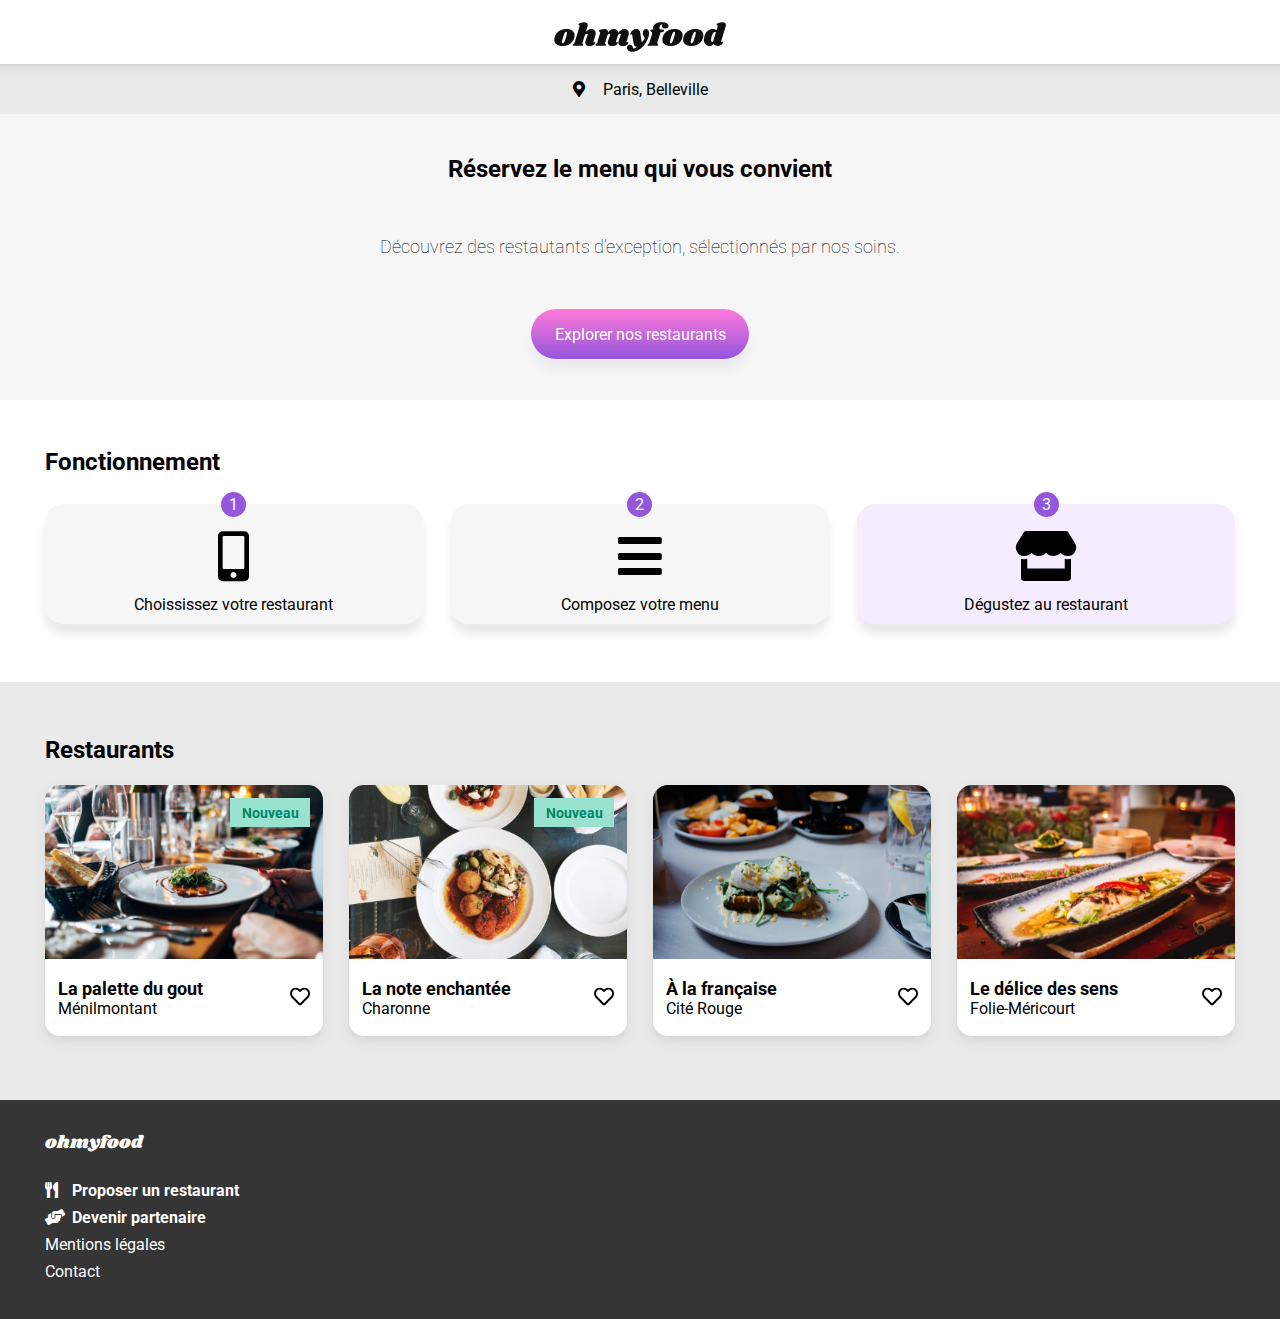
<file: index.html>
<!DOCTYPE html>
<html lang="fr">
<head>
    <meta charset="UTF-8">
    <meta http-equiv="X-UA-Compatible" content="IE=edge">
    <meta name="viewport" content="width=device-width, initial-scale=1.0">
    <link rel="stylesheet" href="./assets/css/style.css">
    <title>OhMyFood - Accueil</title>
</head>
<body>
    <header class="header">
        <img src="./assets/img/logo.svg" alt="">
    </header>
    <main>
        <section class="location">
            <i class="fas fa-map-marker-alt"></i> Paris, Belleville
        </section>
        <section class="reservation">
            <h1 class="reservationTitle">
                Réservez le menu qui vous convient
            </h1>
            <p>
                Découvrez des restautants d’exception, sélectionnés par nos soins.
            </p>
             <a href="#restaurant" class="btn">
                Explorer nos restaurants
            </a> 
        </section>
        <section class="operation">
            <h2>Fonctionnement</h2>
            <div class="operation__list">
                <div class="operation__card">
                    <p class="bubble">1</p>
                    <i class="fas fa-mobile-alt"></i>
                    <p>Choississez votre restaurant</p>
                </div>
                <div class="operation__card">
                    <p class="bubble">2</p>
                    <i class="fas fa-bars"></i>
                    <p>Composez votre menu</p>
                </div>
                <div class="operation__card operation__card--focus">
                    <p class="bubble">3</p>
                    <i class="fas fa-store"></i>
                    <p>Dégustez au restaurant</p>
                </div>
            </div>
        </section>
        <section id="restaurant" class="mainly">
            <h2>Restaurants</h2>
            <div class="mainly__list">
                <div class="cardPrimary">
                    <a class="cardPrimary__imgLink" href="./pages/palette-du-gout.html">
                        <img class="cardPrimary__img" src="./assets/img/restaurant/la_palette_du_gout-small.jpg" alt="Le Restaurant La Palette Du gout">
                        <div class="new">Nouveau</div>
                    </a>
                    <div class="cardPrimary__description">
                        <a href="./pages/menu.html" class="cardPrimary__descriptionTitle">
                            <h3>La palette du gout</h3>
                            <p>Ménilmontant</p> 
                        </a>

                        <a class="favorite">
                            <i class="far fa-heart favoriteButton"></i>
                            <i class="fas fa-heart favoriteButton--like"></i>
                        </a>
                    </div>
                </div>

                <div class="cardPrimary">
                    <a class="cardPrimary__imgLink" href="./pages/palette-du-gout.html">
                        <img class="cardPrimary__img" src="./assets/img/restaurant/la_note_enchantee-small.jpg" alt="Le Restaurant La Palette Du gout">
                        <div class="new">Nouveau</div>
                    </a>
                    <div class="cardPrimary__description">
                        <a href="./pages/menu.html" class="cardPrimary__descriptionTitle">
                            <h3>La note enchantée</h3> 
                            <p>Charonne</p> 
                        </a>

                        <a class="favorite">
                            <i class="far fa-heart favoriteButton"></i>
                            <i class="fas fa-heart favoriteButton--like"></i>
                        </a>
                    </div>
                </div>

                <div class="cardPrimary">
                    <a class="cardPrimary__imgLink" href="./pages/palette-du-gout.html">
                        <img class="cardPrimary__img" src="./assets/img/restaurant/a_la_francaise-small.jpg" alt="Le Restaurant La Palette Du gout">
                    </a>
                    <div class="cardPrimary__description">
                        <a href="./pages/menu.html" class="cardPrimary__descriptionTitle">
                            <h3>À la française</h3> 
                            <p>Cité Rouge</p> 
                        </a>

                        <a class="favorite">
                            <i class="far fa-heart favoriteButton"></i>
                            <i class="fas fa-heart favoriteButton--like"></i>
                        </a>
                    </div>
                </div>

                <div class="cardPrimary">
                    <a class="cardPrimary__imgLink" href="./pages/palette-du-gout.html">
                        <img class="cardPrimary__img" src="./assets/img/restaurant/le_delice_des_sens-small.jpg" alt="Le Restaurant La Palette Du gout">
                    </a>
                    <div class="cardPrimary__description">
                        <a href="./pages/menu.html" class="cardPrimary__descriptionTitle">
                            <h3>Le délice des sens</h3> 
                            <p>Folie-Méricourt</p> 
                        </a>

                        <a class="favorite">
                            <i class="far fa-heart favoriteButton"></i>
                            <i class="fas fa-heart favoriteButton--like"></i>
                        </a>
                    </div>
                </div>
            </div>
        </section>
    </main>
<footer class="footer">
    <div class="footerTitle">
        ohmyfood
    </div>
    <ul class="footerList">
        <li><a href="#" class="footer--white footer--focus"><i class="fas fa-utensils"></i> Proposer un restaurant</a></li>
        <li><a href="#" class="footer--white footer--focus"><i class="fas fa-hands-helping"></i> Devenir partenaire</a></li>
        <li><a href="#" class="footer--white">Mentions légales</a></li>
        <li><a href="mailto:#@google.com" target="_blank" class="footer--white">Contact</a></li>
    </ul>
</footer>

<div class="loader">
        <span>O</span>
        <span>h</span>
        <span>M</span>
        <span>y</span>
        <span>F</span>
        <span>o</span>
        <span>o</span>
        <span>d</span>
</div>

</body>
</html>
</file>
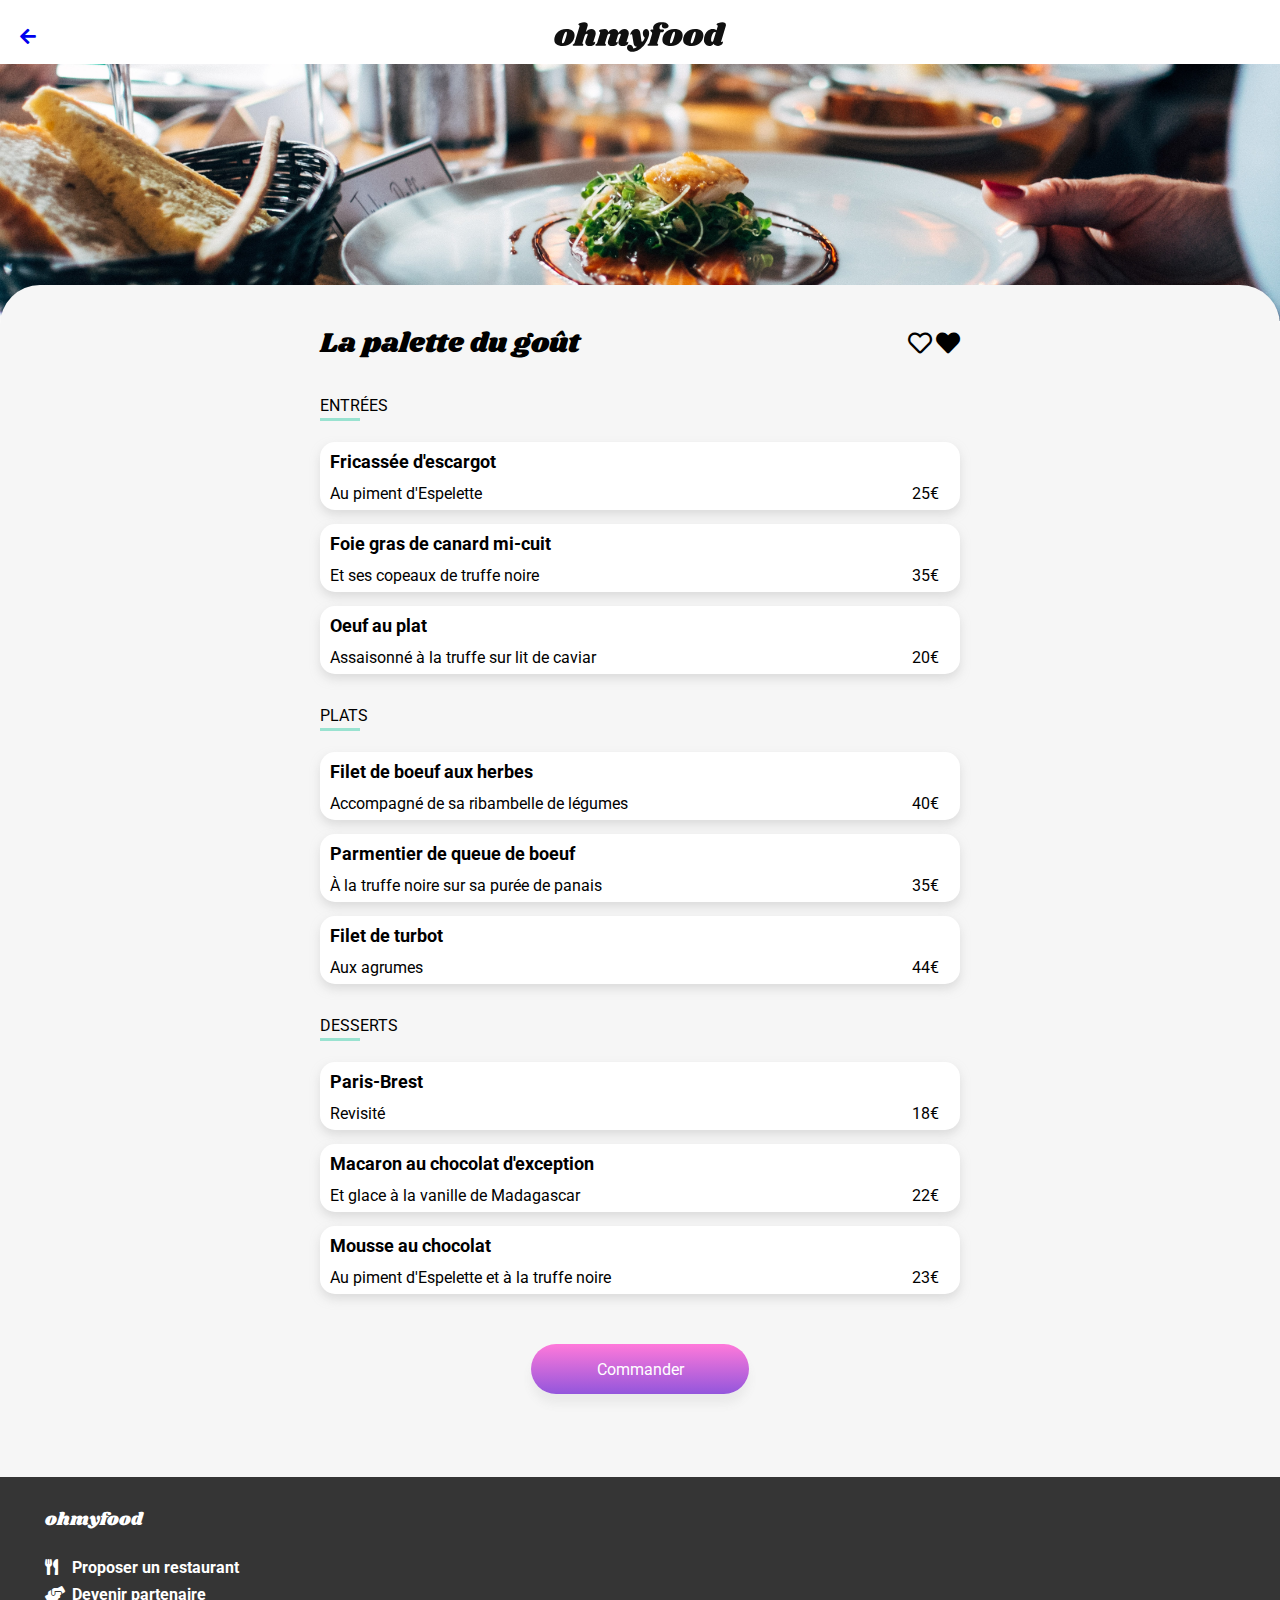
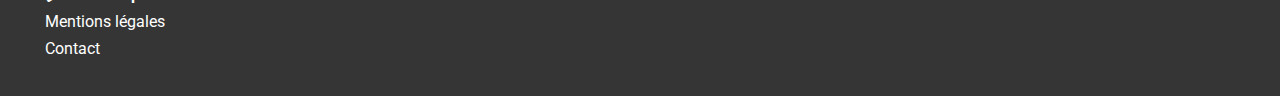
<file: html/menu.html>
<!DOCTYPE html>
<html lang="fr">
<head>
    <meta charset="UTF-8">
    <meta http-equiv="X-UA-Compatible" content="IE=edge">
    <meta name="viewport" content="width=device-width, initial-scale=1.0">
    <link rel="stylesheet" href="./../assets/css/style.css">
    <title>OhMyFood - Accueil</title>
</head>
<body>
    <header class="header">
        <a href="./../index.html"><i class="fas fa-arrow-left"></i></a>
        <img src="./../assets/img/logo.svg" alt="">
    </header>
    <img src="./../assets/img/restaurant/la_palette_du_gout.jpg" alt="" class="imgHead">
    <main>
        <section class="hero">
            <div class="heroTitle">
                <h1>La palette du goût</h1> 
                <a>
                    <i class="far fa-heart favorite"></i>
                    <i class="fas fa-heart favorite--like"></i>
                </a>
            </div>
            <div class="listItems">
                <article>
                    <h2 class="listItemsTitle">Entrées</h2>
                    <a class="cardItem">
                        <div class="cardItem__content">
                            <h3>
                                Fricassée d'escargot
                            </h3>
                            <div class="cardItem__contentText">
                                <p class="cardItem__contentTextTruncated">
                                    Au piment d'Espelette 
                                </p>
                                <p class="cardItem__contentTextFixed">
                                    25€
                                </p>
                            </div>
                        </div>
                        <i class="fas fa-check-circle cardItem__check"></i>
                    </a>
                    <a class="cardItem">
                        <div class="cardItem__content">
                            <h3>
                                Foie gras de canard mi-cuit
                            </h3>
                            <div class="cardItem__contentText">
                                <p class="cardItem__contentTextTruncated">
                                    Et ses copeaux de truffe noire
                                </p>
                                <p class="cardItem__contentTextFixed">
                                    35€
                                </p>
                            </div>
                        </div>
                        <i class="fas fa-check-circle cardItem__check"></i>
                    </a>
                    <a class="cardItem">
                        <div class="cardItem__content">
                            <h3>
                                Oeuf au plat
                            </h3>
                            <div class="cardItem__contentText">
                                <p class="cardItem__contentTextTruncated">
                                    Assaisonné à la truffe sur lit de caviar
                                </p>
                                <p class="cardItem__contentTextFixed">
                                    20€
                                </p>
                            </div>
                        </div>
                        <i class="fas fa-check-circle cardItem__check"></i>
                    </a>
                </article>
                <article>
                    <h2 class="listItemsTitle">Plats</h2>
                    <a class="cardItem">
                        <div class="cardItem__content">
                            <h3>
                                Filet de boeuf aux herbes
                            </h3>
                            <div class="cardItem__contentText">
                                <p class="cardItem__contentTextTruncated">
                                    Accompagné de sa ribambelle de légumes
                                </p>
                                <p class="cardItem__contentTextFixed">
                                    40€
                                </p>
                            </div>
                        </div>
                        <i class="fas fa-check-circle cardItem__check"></i>
                    </a>
                    <a class="cardItem">
                        <div class="cardItem__content">
                            <h3>
                                Parmentier de queue de boeuf
                            </h3>
                            <div class="cardItem__contentText">
                                <p class="cardItem__contentTextTruncated">
                                    À la truffe noire sur sa purée de panais
                                </p>
                                <p class="cardItem__contentTextFixed">
                                    35€
                                </p>
                            </div>
                        </div>
                        <i class="fas fa-check-circle cardItem__check"></i>
                    </a>
                    <a class="cardItem">
                        <div class="cardItem__content">
                            <h3>
                                Filet de turbot
                            </h3>
                            <div class="cardItem__contentText">
                                <p class="cardItem__contentTextTruncated">
                                    Aux agrumes
                                </p>
                                <p class="cardItem__contentTextFixed">
                                    44€
                                </p>
                            </div>
                        </div>
                        <i class="fas fa-check-circle cardItem__check"></i>
                    </a>
                </article>
                <article>
                    <h2 class="listItemsTitle">Desserts</h2>
                    <a class="cardItem">
                        <div class="cardItem__content">
                            <h3>
                                Paris-Brest
                            </h3>
                            <div class="cardItem__contentText">
                                <p class="cardItem__contentTextTruncated">
                                    Revisité
                                </p>
                                <p class="cardItem__contentTextFixed">
                                    18€
                                </p>
                            </div>
                        </div>
                        <i class="fas fa-check-circle cardItem__check"></i>
                    </a>
                    <a class="cardItem">
                        <div class="cardItem__content">
                            <h3>
                                Macaron au chocolat d'exception 
                            </h3>
                            <div class="cardItem__contentText">
                                <p class="cardItem__contentTextTruncated">
                                    Et glace à la vanille de Madagascar
                                </p>
                                <p class="cardItem__contentTextFixed">
                                    22€
                                </p>
                            </div>
                        </div>
                        <i class="fas fa-check-circle cardItem__check"></i>
                    </a>
                    <a class="cardItem">
                        <div class="cardItem__content">
                            <h3>
                                Mousse au chocolat 
                            </h3>
                            <div class="cardItem__contentText">
                                <p class="cardItem__contentTextTruncated">
                                    Au piment d'Espelette et à la truffe noire
                                </p>
                                <p class="cardItem__contentTextFixed">
                                    23€
                                </p>
                            </div>
                        </div>
                        <i class="fas fa-check-circle cardItem__check"></i>
                    </a>
                </article>
            </div>
            <div class="btn__order">
                <div class="btn">Commander</div>
            </div>
        </section>
    </main>
    <footer class="footer">
        <div class="footerTitle">
            ohmyfood
        </div>
        <ul class="footerList">
            <li><a href="#" class="footer--white footer--focus"><i class="fas fa-utensils"></i> Proposer un restaurant</a></li>
            <li><a href="#" class="footer--white footer--focus"><i class="fas fa-hands-helping"></i> Devenir partenaire</a></li>
            <li><a href="#" class="footer--white">Mentions légales</a></li>
            <li><a href="mailto:#@google.com" target="_blank" class="footer--white">Contact</a></li>
        </ul>
    </footer>
</body>
</html>
</file>
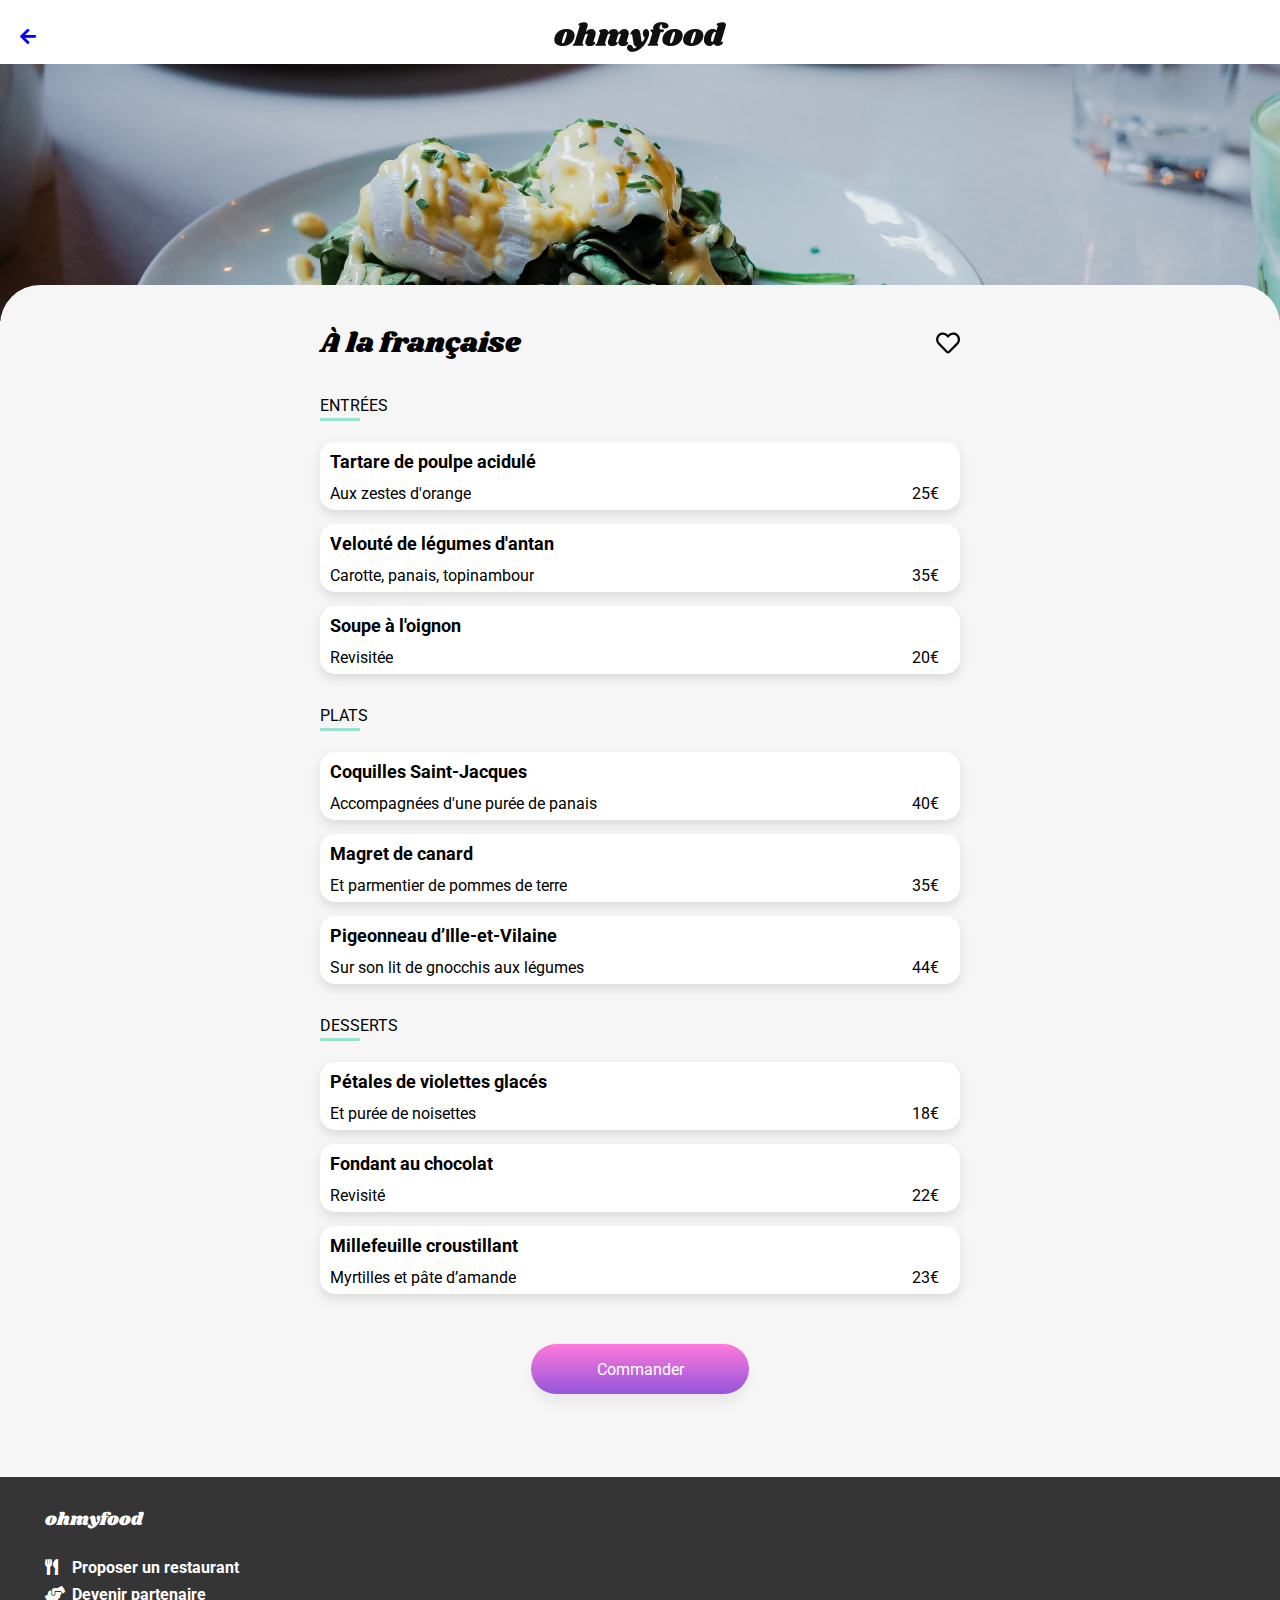
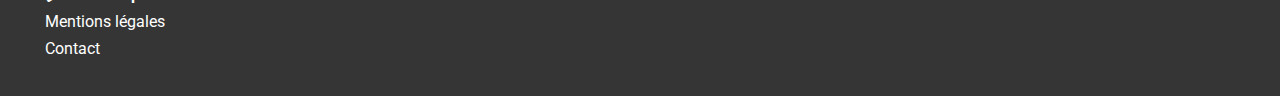
<file: pages/a-la-francaise.html>
<!DOCTYPE html>
<html lang="fr">
<head>
    <meta charset="UTF-8">
    <meta http-equiv="X-UA-Compatible" content="IE=edge">
    <meta name="viewport" content="width=device-width, initial-scale=1.0">
    <link rel="stylesheet" href="./../assets/css/style.css">
    <title>OhMyFood - À la française</title>
</head>
<body>
    <header class="header">
        <a href="./../index.html"><i class="fas fa-arrow-left"></i></a>
        <img src="./../assets/img/logo.svg" alt="">
    </header>

    <img src="./../assets/img/restaurant/a_la_francaise.jpg" alt="" class="imgHead">
    
    <main>
        <section class="hero">
            <div class="heroTitle">
                <h1>À la française</h1> 
                <a class="favorite">
                            <i class="far fa-heart favoriteButton"></i>
                            <i class="fas fa-heart favoriteButton favoriteButton--like"></i>
                </a>
            </div>
            <div class="listItems">
                <article>
                    <h2 class="listItemsTitle">Entrées</h2>
                    <a class="cardItem">
                        <div class="cardItem__content">
                            <h3 class="cardItem__contentTextEllipsis">
                                Tartare de poulpe acidulé
                            </h3>
                            <div class="cardItem__contentText">
                                <p class="cardItem__contentTextEllipsis">
                                    Aux zestes d'orange
                                </p>
                                <p class="cardItem__contentTextFixed">
                                    25€
                                </p>
                            </div>
                        </div>
                        <div class="cardItem__check">
                            <i class="fas fa-check-circle "></i>
                        </div>
                    </a>
                    <a class="cardItem">
                        <div class="cardItem__content">
                            <h3 class="cardItem__contentTextEllipsis">
                                Velouté de légumes d'antan
                            </h3>
                            <div class="cardItem__contentText">
                                <p class="cardItem__contentTextEllipsis">
                                    Carotte, panais, topinambour
                                </p>
                                <p class="cardItem__contentTextFixed">
                                    35€
                                </p>
                            </div>
                        </div>
                        <div class="cardItem__check">
                            <i class="fas fa-check-circle "></i>
                        </div>
                    </a>
                    <a class="cardItem">
                        <div class="cardItem__content">
                            <h3 class="cardItem__contentTextEllipsis">
                                Soupe à l'oignon
                            </h3>
                            <div class="cardItem__contentText">
                                <p class="cardItem__contentTextEllipsis">
                                    Revisitée
                                </p>
                                <p class="cardItem__contentTextFixed">
                                    20€
                                </p>
                            </div>
                        </div>
                        <div class="cardItem__check">
                            <i class="fas fa-check-circle "></i>
                        </div>
                    </a>
                </article>
                <article>
                    <h2 class="listItemsTitle">Plats</h2>
                    <a class="cardItem">
                        <div class="cardItem__content">
                            <h3 class="cardItem__contentTextEllipsis">
                                Coquilles Saint-Jacques
                            </h3>
                            <div class="cardItem__contentText">
                                <p class="cardItem__contentTextEllipsis">
                                    Accompagnées d'une purée de panais
                                </p>
                                <p class="cardItem__contentTextFixed">
                                    40€
                                </p>
                            </div>
                        </div>
                        <div class="cardItem__check">
                            <i class="fas fa-check-circle "></i>
                        </div>
                    </a>
                    <a class="cardItem">
                        <div class="cardItem__content">
                            <h3 class="cardItem__contentTextEllipsis">
                                Magret de canard
                            </h3>
                            <div class="cardItem__contentText">
                                <p class="cardItem__contentTextEllipsis">
                                    Et parmentier de pommes de terre
                                </p>
                                <p class="cardItem__contentTextFixed">
                                    35€
                                </p>
                            </div>
                        </div>
                        <div class="cardItem__check">
                            <i class="fas fa-check-circle "></i>
                        </div>
                    </a>
                    <a class="cardItem">
                        <div class="cardItem__content">
                            <h3 class="cardItem__contentTextEllipsis">
                                Pigeonneau d’Ille-et-Vilaine
                            </h3>
                            <div class="cardItem__contentText">
                                <p class="cardItem__contentTextEllipsis">
                                    Sur son lit de gnocchis aux légumes
                                </p>
                                <p class="cardItem__contentTextFixed">
                                    44€
                                </p>
                            </div>
                        </div>
                                                <div class="cardItem__check">
                            <i class="fas fa-check-circle "></i>
                        </div>
                    </a>
                </article>
                <article>
                    <h2 class="listItemsTitle">Desserts</h2>
                    <a class="cardItem">
                        <div class="cardItem__content">
                            <h3 class="cardItem__contentTextEllipsis">
                                Pétales de violettes glacés
                            </h3>
                            <div class="cardItem__contentText">
                                <p class="cardItem__contentTextEllipsis">
                                    Et purée de noisettes
                                </p>
                                <p class="cardItem__contentTextFixed">
                                    18€
                                </p>
                            </div>
                        </div>
                        <div class="cardItem__check">
                            <i class="fas fa-check-circle "></i>
                        </div>
                    </a>
                    <a class="cardItem">
                        <div class="cardItem__content">
                            <h3 class="cardItem__contentTextEllipsis">
                                Fondant au chocolat
                            </h3>
                            <div class="cardItem__contentText">
                                <p class="cardItem__contentTextEllipsis">
                                    Revisité
                                </p>
                                <p class="cardItem__contentTextFixed">
                                    22€
                                </p>
                            </div>
                        </div>
                        <div class="cardItem__check">
                            <i class="fas fa-check-circle "></i>
                        </div>
                    </a>
                    <a class="cardItem">
                        <div class="cardItem__content">
                            <h3 class="cardItem__contentTextEllipsis">
                                Millefeuille croustillant
                            </h3>
                            <div class="cardItem__contentText">
                                <p class="cardItem__contentTextEllipsis">
                                    Myrtilles et pâte d’amande
                                </p>
                                <p class="cardItem__contentTextFixed">
                                    23€
                                </p>
                            </div>
                        </div>
                        <div class="cardItem__check">
                            <i class="fas fa-check-circle "></i>
                        </div>
                    </a>
                </article>
            </div>
            <div class="btn__order">
                <a href="#" class="btn">Commander</a>
            </div>
        </section>
    </main>
    <footer class="footer">
        <div class="footerTitle">
            ohmyfood
        </div>
        <ul class="footerList">
            <li><a href="#" class="footer--white footer--focus"><i class="fas fa-utensils"></i> Proposer un restaurant</a></li>
            <li><a href="#" class="footer--white footer--focus"><i class="fas fa-hands-helping"></i> Devenir partenaire</a></li>
            <li><a href="#" class="footer--white">Mentions légales</a></li>
            <li><a href="mailto:#@google.com" target="_blank" class="footer--white">Contact</a></li>
        </ul>
    </footer>
</body>
</html>
</file>
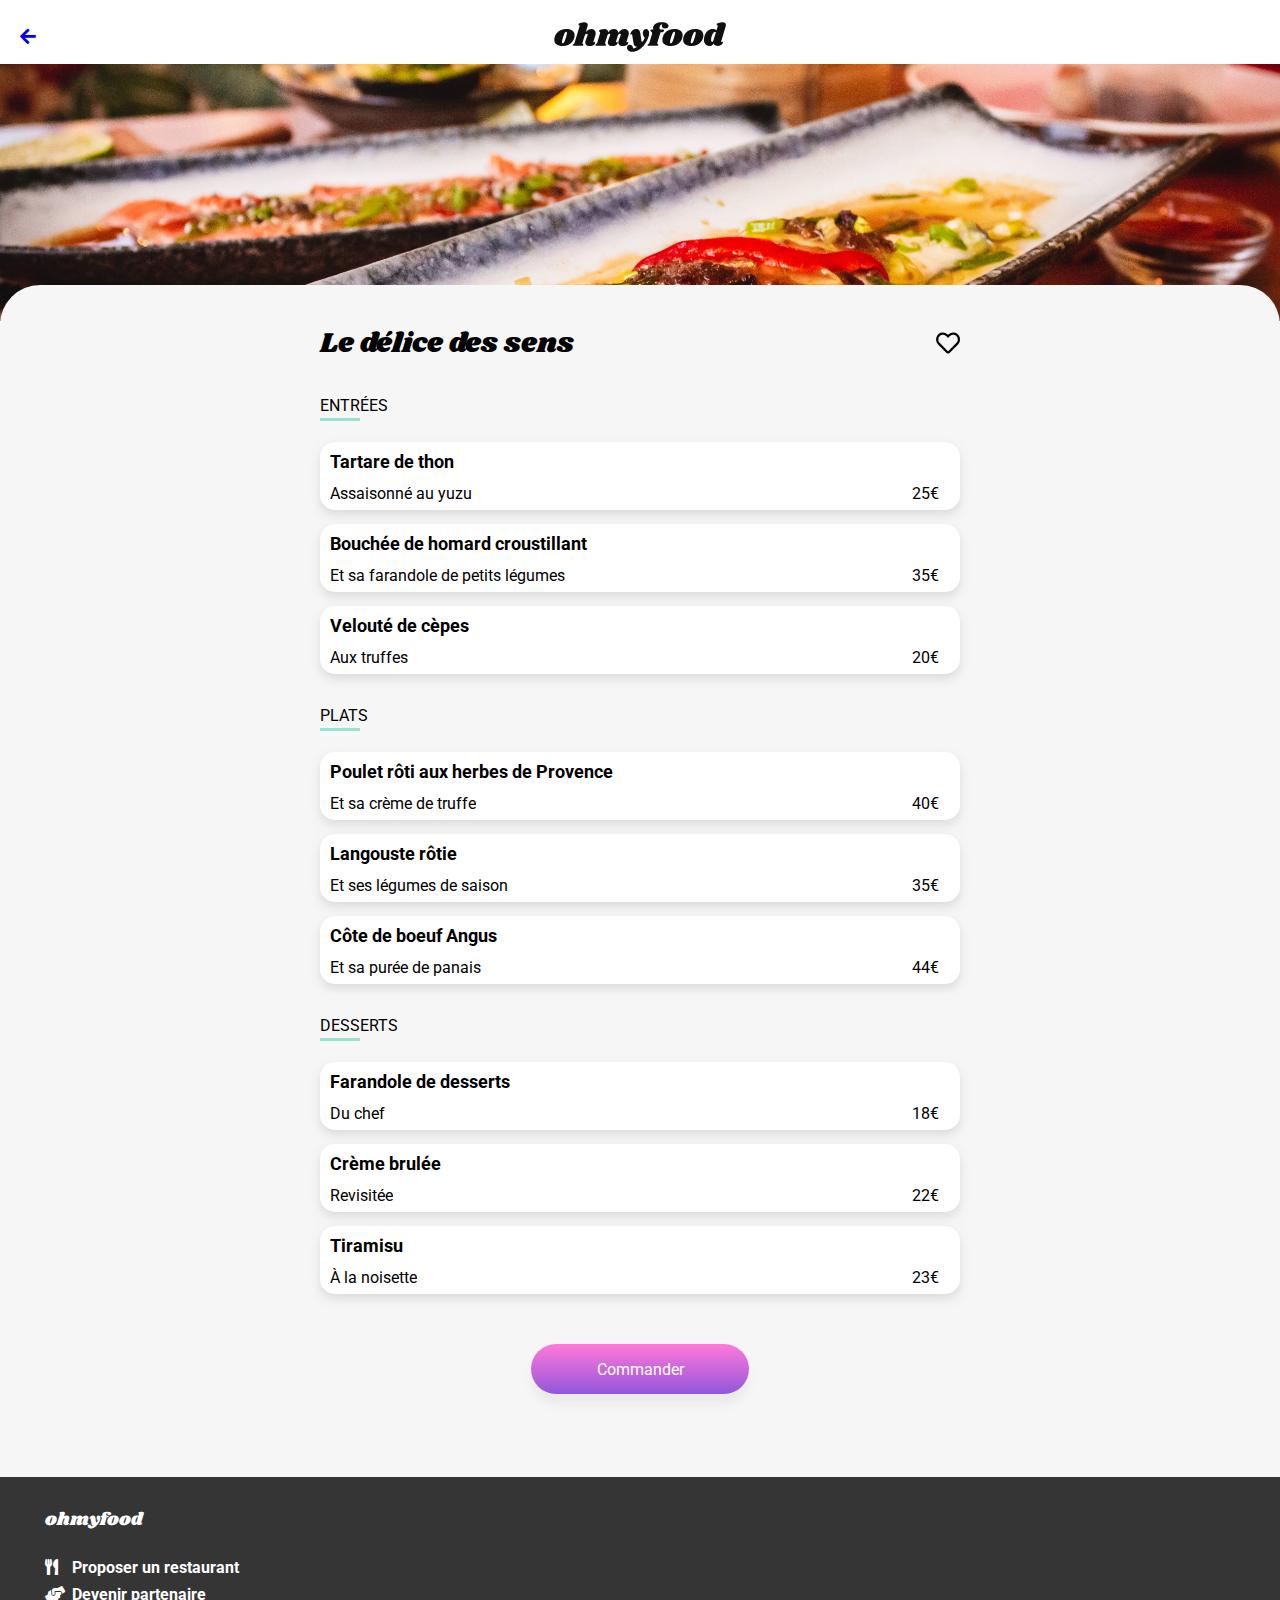
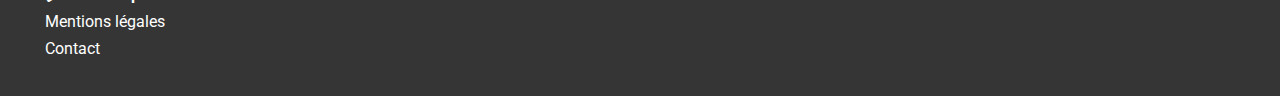
<file: pages/delice-des-sens.html>
<!DOCTYPE html>
<html lang="fr">
<head>
    <meta charset="UTF-8">
    <meta http-equiv="X-UA-Compatible" content="IE=edge">
    <meta name="viewport" content="width=device-width, initial-scale=1.0">
    <link rel="stylesheet" href="./../assets/css/style.css">
    <title>OhMyFood - Le délice des sens</title>
</head>
<body>
    <header class="header">
        <a href="./../index.html"><i class="fas fa-arrow-left"></i></a>
        <img src="./../assets/img/logo.svg" alt="">
    </header>

    <img src="./../assets/img/restaurant/le_delice_des_sens.jpg" alt="" class="imgHead">
    
    <main>
        <section class="hero">
            <div class="heroTitle">
                <h1>Le délice des sens</h1> 
                <a class="favorite">
                            <i class="far fa-heart favoriteButton"></i>
                            <i class="fas fa-heart favoriteButton favoriteButton--like"></i>
                </a>
            </div>
            <div class="listItems">
                <article>
                    <h2 class="listItemsTitle">Entrées</h2>
                    <a class="cardItem">
                        <div class="cardItem__content">
                            <h3 class="cardItem__contentTextEllipsis">
                                Tartare de thon
                            </h3>
                            <div class="cardItem__contentText">
                                <p class="cardItem__contentTextEllipsis">
                                    Assaisonné au yuzu 
                                </p>
                                <p class="cardItem__contentTextFixed">
                                    25€
                                </p>
                            </div>
                        </div>
                        <div class="cardItem__check">
                            <i class="fas fa-check-circle "></i>
                        </div>
                    </a>
                    <a class="cardItem">
                        <div class="cardItem__content">
                            <h3 class="cardItem__contentTextEllipsis">
                                Bouchée de homard croustillant
                            </h3>
                            <div class="cardItem__contentText">
                                <p class="cardItem__contentTextEllipsis">
                                    Et sa farandole de petits légumes
                                </p>
                                <p class="cardItem__contentTextFixed">
                                    35€
                                </p>
                            </div>
                        </div>
                        <div class="cardItem__check">
                            <i class="fas fa-check-circle "></i>
                        </div>
                    </a>
                    <a class="cardItem">
                        <div class="cardItem__content">
                            <h3 class="cardItem__contentTextEllipsis">
                                Velouté de cèpes
                            </h3>
                            <div class="cardItem__contentText">
                                <p class="cardItem__contentTextEllipsis">
                                    Aux truffes
                                </p>
                                <p class="cardItem__contentTextFixed">
                                    20€
                                </p>
                            </div>
                        </div>
                        <div class="cardItem__check">
                            <i class="fas fa-check-circle "></i>
                        </div>
                    </a>
                </article>
                <article>
                    <h2 class="listItemsTitle">Plats</h2>
                    <a class="cardItem">
                        <div class="cardItem__content">
                            <h3 class="cardItem__contentTextEllipsis">
                                Poulet rôti aux herbes de Provence
                            </h3>
                            <div class="cardItem__contentText">
                                <p class="cardItem__contentTextEllipsis">
                                    Et sa crème de truffe
                                </p>
                                <p class="cardItem__contentTextFixed">
                                    40€
                                </p>
                            </div>
                        </div>
                        <div class="cardItem__check">
                            <i class="fas fa-check-circle "></i>
                        </div>
                    </a>
                    <a class="cardItem">
                        <div class="cardItem__content">
                            <h3 class="cardItem__contentTextEllipsis">
                                Langouste rôtie
                            </h3>
                            <div class="cardItem__contentText">
                                <p class="cardItem__contentTextEllipsis">
                                    Et ses légumes de saison
                                </p>
                                <p class="cardItem__contentTextFixed">
                                    35€
                                </p>
                            </div>
                        </div>
                        <div class="cardItem__check">
                            <i class="fas fa-check-circle "></i>
                        </div>
                    </a>
                    <a class="cardItem">
                        <div class="cardItem__content">
                            <h3 class="cardItem__contentTextEllipsis">
                                Côte de boeuf Angus
                            </h3>
                            <div class="cardItem__contentText">
                                <p class="cardItem__contentTextEllipsis">
                                    Et sa purée de panais
                                </p>
                                <p class="cardItem__contentTextFixed">
                                    44€
                                </p>
                            </div>
                        </div>
                        <div class="cardItem__check">
                            <i class="fas fa-check-circle "></i>
                        </div>
                    </a>
                </article>
                <article>
                    <h2 class="listItemsTitle">Desserts</h2>
                    <a class="cardItem">
                        <div class="cardItem__content">
                            <h3 class="cardItem__contentTextEllipsis">
                                Farandole de desserts
                            </h3>
                            <div class="cardItem__contentText">
                                <p class="cardItem__contentTextEllipsis">
                                    Du chef
                                </p>
                                <p class="cardItem__contentTextFixed">
                                    18€
                                </p>
                            </div>
                        </div>
                        <div class="cardItem__check">
                            <i class="fas fa-check-circle "></i>
                        </div>
                    </a>
                    <a class="cardItem">
                        <div class="cardItem__content">
                            <h3 class="cardItem__contentTextEllipsis">
                                Crème brulée 
                            </h3>
                            <div class="cardItem__contentText">
                                <p class="cardItem__contentTextEllipsis">
                                    Revisitée
                                </p>
                                <p class="cardItem__contentTextFixed">
                                    22€
                                </p>
                            </div>
                        </div>
                        <div class="cardItem__check">
                            <i class="fas fa-check-circle "></i>
                        </div>
                    </a>
                    <a class="cardItem">
                        <div class="cardItem__content">
                            <h3 class="cardItem__contentTextEllipsis">
                                Tiramisu 
                            </h3>
                            <div class="cardItem__contentText">
                                <p class="cardItem__contentTextEllipsis">
                                    À la noisette
                                </p>
                                <p class="cardItem__contentTextFixed">
                                    23€
                                </p>
                            </div>
                        </div>
                                                <div class="cardItem__check">
                            <i class="fas fa-check-circle "></i>
                        </div>
                    </a>
                </article>
            </div>
            <div class="btn__order">
                <a href="#" class="btn">Commander</a>
            </div>
        </section>
    </main>
    <footer class="footer">
        <div class="footerTitle">
            ohmyfood
        </div>
        <ul class="footerList">
            <li><a href="#" class="footer--white footer--focus"><i class="fas fa-utensils"></i> Proposer un restaurant</a></li>
            <li><a href="#" class="footer--white footer--focus"><i class="fas fa-hands-helping"></i> Devenir partenaire</a></li>
            <li><a href="#" class="footer--white">Mentions légales</a></li>
            <li><a href="mailto:#@google.com" target="_blank" class="footer--white">Contact</a></li>
        </ul>
    </footer>
</body>
</html>
</file>
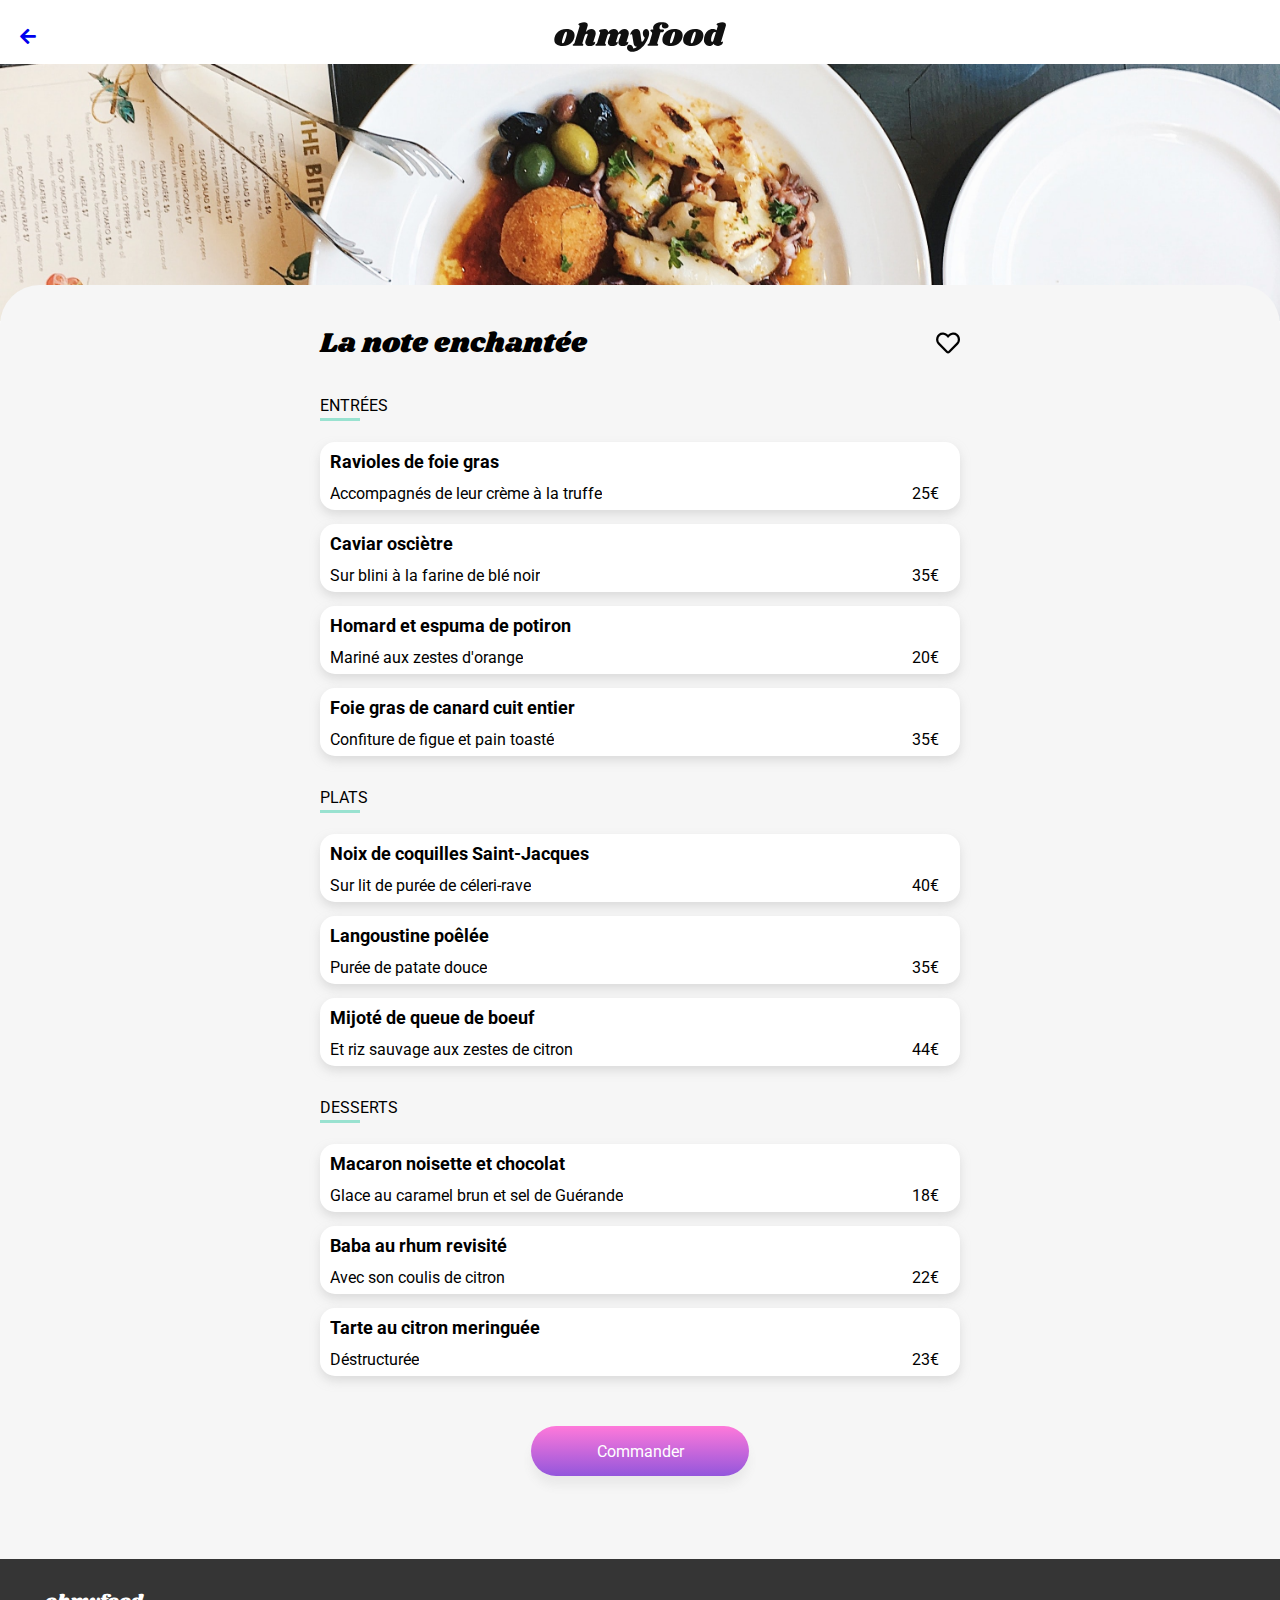
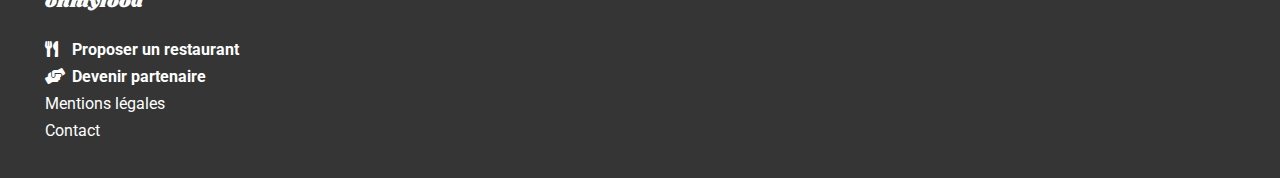
<file: pages/note-enchantee.html>
<!DOCTYPE html>
<html lang="fr">
<head>
    <meta charset="UTF-8">
    <meta http-equiv="X-UA-Compatible" content="IE=edge">
    <meta name="viewport" content="width=device-width, initial-scale=1.0">
    <link rel="stylesheet" href="./../assets/css/style.css">
    <title>OhMyFood - La note enchantée</title>
</head>
<body>
    <header class="header">
        <a href="./../index.html"><i class="fas fa-arrow-left"></i></a>
        <img src="./../assets/img/logo.svg" alt="">
    </header>

    <img src="./../assets/img/restaurant/la_note_enchantee.jpg" alt="" class="imgHead">
    
    <main>
        <section class="hero">
            <div class="heroTitle">
                <h1>La note enchantée</h1> 
                <a class="favorite">
                            <i class="far fa-heart favoriteButton"></i>
                            <i class="fas fa-heart favoriteButton favoriteButton--like"></i>
                </a>
            </div>
            <div class="listItems">
                <article>
                    <h2 class="listItemsTitle">Entrées</h2>
                    <a class="cardItem">
                        <div class="cardItem__content">
                            <h3 class="cardItem__contentTextEllipsis">
                                Ravioles de foie gras
                            </h3>
                            <div class="cardItem__contentText">
                                <p class="cardItem__contentTextEllipsis">
                                    Accompagnés de leur crème à la truffe
                                </p>
                                <p class="cardItem__contentTextFixed">
                                    25€
                                </p>
                            </div>
                        </div>
                        <div class="cardItem__check">
                            <i class="fas fa-check-circle "></i>
                        </div>
                    </a>
                    <a class="cardItem">
                        <div class="cardItem__content">
                            <h3 class="cardItem__contentTextEllipsis">
                                Caviar osciètre
                            </h3>
                            <div class="cardItem__contentText">
                                <p class="cardItem__contentTextEllipsis">
                                    Sur blini à la farine de blé noir
                                </p>
                                <p class="cardItem__contentTextFixed">
                                    35€
                                </p>
                            </div>
                        </div>
                        <div class="cardItem__check">
                            <i class="fas fa-check-circle "></i>
                        </div>
                    </a>
                    <a class="cardItem">
                        <div class="cardItem__content">
                            <h3 class="cardItem__contentTextEllipsis">
                                Homard et espuma de potiron
                            </h3>
                            <div class="cardItem__contentText">
                                <p class="cardItem__contentTextEllipsis">
                                    Mariné aux zestes d'orange
                                </p>
                                <p class="cardItem__contentTextFixed">
                                    20€
                                </p>
                            </div>
                        </div>
                        <div class="cardItem__check">
                            <i class="fas fa-check-circle "></i>
                        </div>
                    </a>
                    <a class="cardItem">
                        <div class="cardItem__content">
                            <h3 class="cardItem__contentTextEllipsis">
                                Foie gras de canard cuit entier
                            </h3>
                            <div class="cardItem__contentText">
                                <p class="cardItem__contentTextEllipsis">
                                    Confiture de figue et pain toasté
                                </p>
                                <p class="cardItem__contentTextFixed">
                                    35€
                                </p>
                            </div>
                        </div>
                        <div class="cardItem__check">
                            <i class="fas fa-check-circle "></i>
                        </div>
                    </a>
                </article>
                <article>
                    <h2 class="listItemsTitle">Plats</h2>
                    <a class="cardItem">
                        <div class="cardItem__content">
                            <h3 class="cardItem__contentTextEllipsis">
                                Noix de coquilles Saint-Jacques
                            </h3>
                            <div class="cardItem__contentText">
                                <p class="cardItem__contentTextEllipsis">
                                    Sur lit de purée de céleri-rave
                                </p>
                                <p class="cardItem__contentTextFixed">
                                    40€
                                </p>
                            </div>
                        </div>
                        <div class="cardItem__check">
                            <i class="fas fa-check-circle "></i>
                        </div>
                    </a>
                    <a class="cardItem">
                        <div class="cardItem__content">
                            <h3 class="cardItem__contentTextEllipsis">
                                Langoustine poêlée
                            </h3>
                            <div class="cardItem__contentText">
                                <p class="cardItem__contentTextEllipsis">
                                    Purée de patate douce
                                </p>
                                <p class="cardItem__contentTextFixed">
                                    35€
                                </p>
                            </div>
                        </div>
                        <div class="cardItem__check">
                            <i class="fas fa-check-circle "></i>
                        </div>
                    </a>
                    <a class="cardItem">
                        <div class="cardItem__content">
                            <h3 class="cardItem__contentTextEllipsis">
                                Mijoté de queue de boeuf
                            </h3>
                            <div class="cardItem__contentText">
                                <p class="cardItem__contentTextEllipsis">
                                    Et riz sauvage aux zestes de citron
                                </p>
                                <p class="cardItem__contentTextFixed">
                                    44€
                                </p>
                            </div>
                        </div>
                        <div class="cardItem__check">
                            <i class="fas fa-check-circle "></i>
                        </div>
                    </a>
                </article>
                <article>
                    <h2 class="listItemsTitle">Desserts</h2>
                    <a class="cardItem">
                        <div class="cardItem__content">
                            <h3 class="cardItem__contentTextEllipsis">
                                Macaron noisette et chocolat
                            </h3>
                            <div class="cardItem__contentText">
                                <p class="cardItem__contentTextEllipsis">
                                    Glace au caramel brun et sel de Guérande
                                </p>
                                <p class="cardItem__contentTextFixed">
                                    18€
                                </p>
                            </div>
                        </div>
                        <div class="cardItem__check">
                            <i class="fas fa-check-circle "></i>
                        </div>
                    </a>
                    <a class="cardItem">
                        <div class="cardItem__content">
                            <h3 class="cardItem__contentTextEllipsis">
                                Baba au rhum revisité
                            </h3>
                            <div class="cardItem__contentText">
                                <p class="cardItem__contentTextEllipsis">
                                    Avec son coulis de citron
                                </p>
                                <p class="cardItem__contentTextFixed">
                                    22€
                                </p>
                            </div>
                        </div>
                        <div class="cardItem__check">
                            <i class="fas fa-check-circle "></i>
                        </div>
                    </a>
                    <a class="cardItem">
                        <div class="cardItem__content">
                            <h3 class="cardItem__contentTextEllipsis">
                                Tarte au citron meringuée 
                            </h3>
                            <div class="cardItem__contentText">
                                <p class="cardItem__contentTextEllipsis">
                                    Déstructurée
                                </p>
                                <p class="cardItem__contentTextFixed">
                                    23€
                                </p>
                            </div>
                        </div>
                                                <div class="cardItem__check">
                            <i class="fas fa-check-circle "></i>
                        </div>
                    </a>
                </article>
            </div>
            <div class="btn__order">
                <a href="#" class="btn">Commander</a>
            </div>
        </section>
    </main>
    <footer class="footer">
        <div class="footerTitle">
            ohmyfood
        </div>
        <ul class="footerList">
            <li><a href="#" class="footer--white footer--focus"><i class="fas fa-utensils"></i> Proposer un restaurant</a></li>
            <li><a href="#" class="footer--white footer--focus"><i class="fas fa-hands-helping"></i> Devenir partenaire</a></li>
            <li><a href="#" class="footer--white">Mentions légales</a></li>
            <li><a href="mailto:#@google.com" target="_blank" class="footer--white">Contact</a></li>
        </ul>
    </footer>
</body>
</html>
</file>
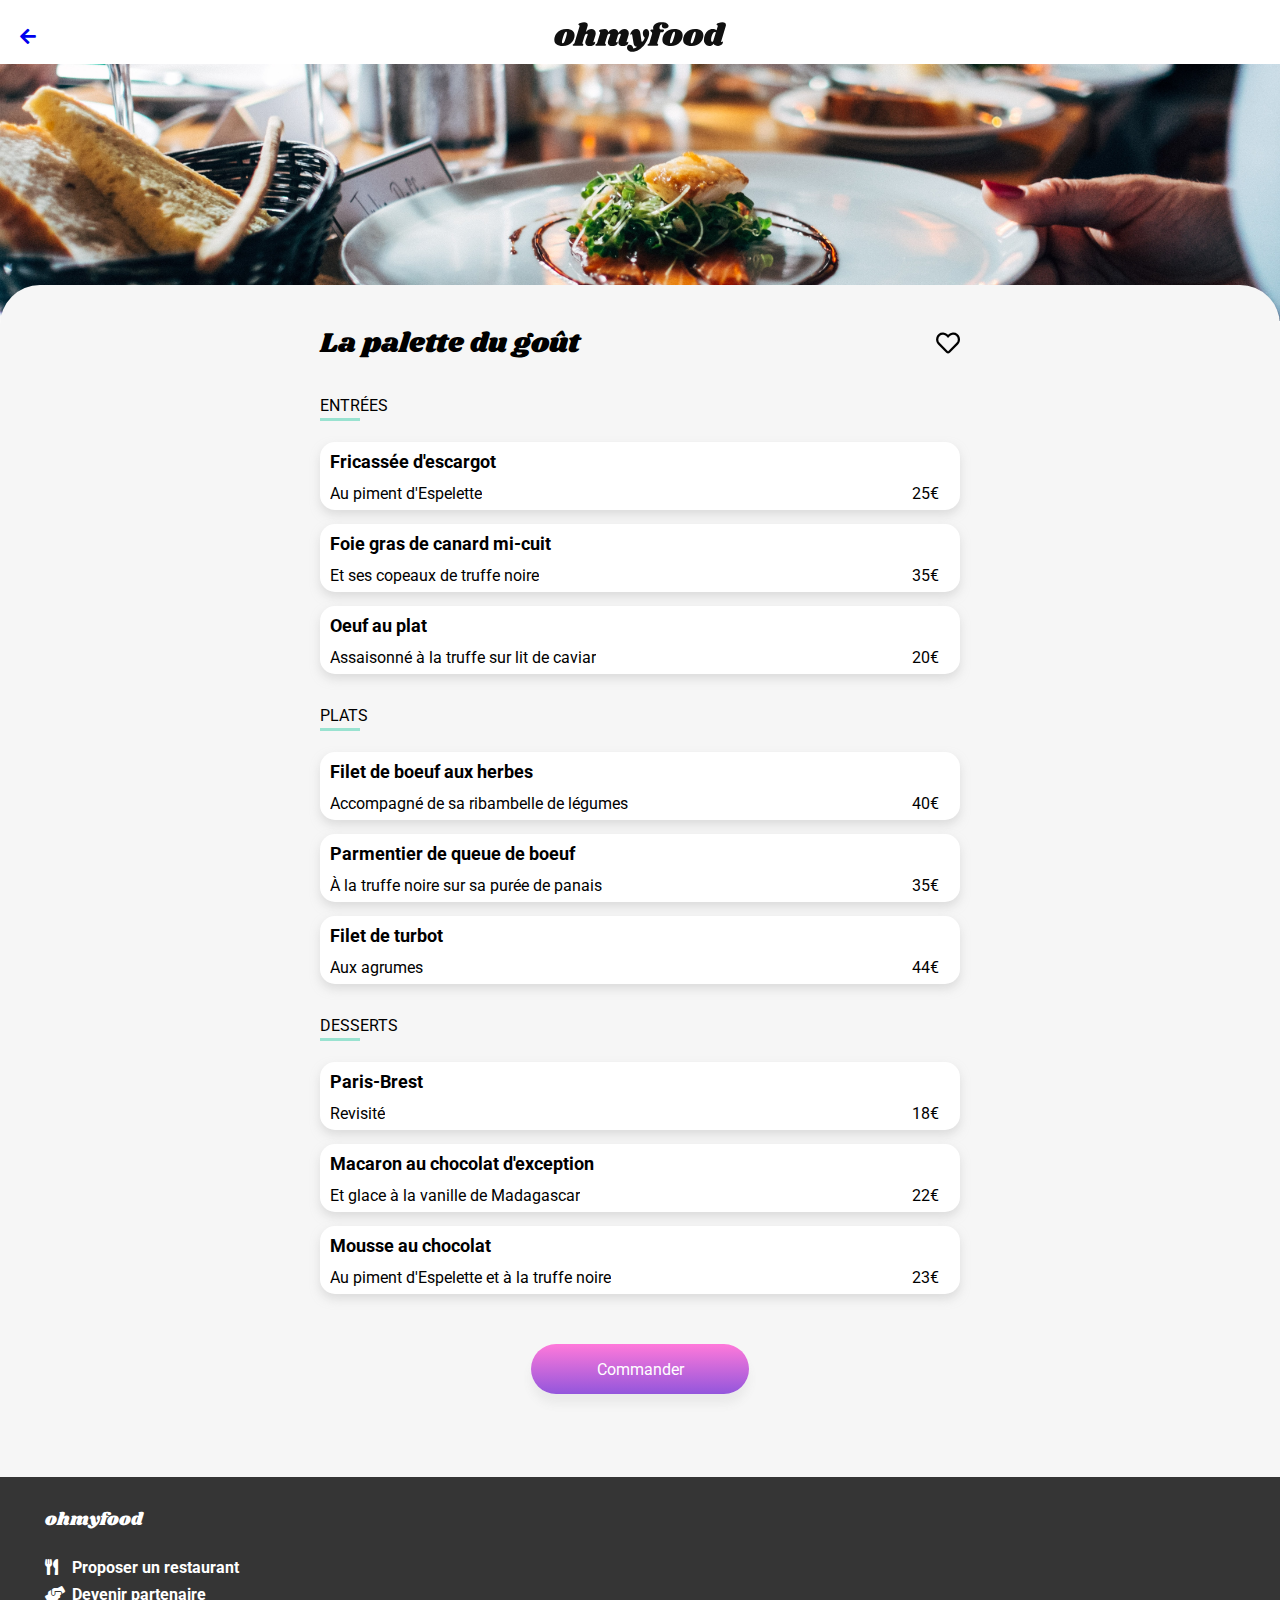
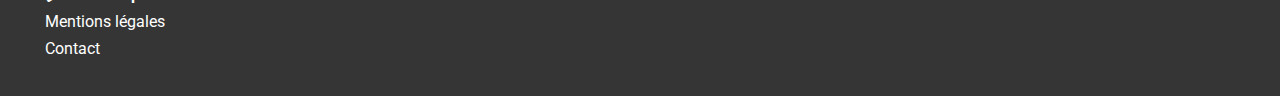
<file: pages/palette-du-gout.html>
<!DOCTYPE html>
<html lang="fr">
<head>
    <meta charset="UTF-8">
    <meta http-equiv="X-UA-Compatible" content="IE=edge">
    <meta name="viewport" content="width=device-width, initial-scale=1.0">
    <link rel="stylesheet" href="./../assets/css/style.css">
    <title>OhMyFood - Accueil</title>
</head>
<body>
    <header class="header">
        <a href="./../index.html"><i class="fas fa-arrow-left"></i></a>
        <img src="./../assets/img/logo.svg" alt="">
    </header>

    <img src="./../assets/img/restaurant/la_palette_du_gout.jpg" alt="" class="imgHead">
    
    <main>
        <section class="hero">
            <div class="heroTitle">
                <h1>La palette du goût</h1> 
                <a class="favorite">
                            <i class="far fa-heart favoriteButton"></i>
                            <i class="fas fa-heart favoriteButton--like"></i>
                </a>
            </div>
            <div class="listItems">
                <article>
                    <h2 class="listItemsTitle">Entrées</h2>
                    <a class="cardItem">
                        <div class="cardItem__content">
                            <h3 class="cardItem__contentTextEllipsis">
                                Fricassée d'escargot
                            </h3>
                            <div class="cardItem__contentText">
                                <p class="cardItem__contentTextEllipsis">
                                    Au piment d'Espelette 
                                </p>
                                <p class="cardItem__contentTextFixed">
                                    25€
                                </p>
                            </div>
                        </div>
                        <i class="fas fa-check-circle cardItem__check"></i>
                    </a>
                    <a class="cardItem">
                        <div class="cardItem__content">
                            <h3 class="cardItem__contentTextEllipsis">
                                Foie gras de canard mi-cuit
                            </h3>
                            <div class="cardItem__contentText">
                                <p class="cardItem__contentTextEllipsis">
                                    Et ses copeaux de truffe noire
                                </p>
                                <p class="cardItem__contentTextFixed">
                                    35€
                                </p>
                            </div>
                        </div>
                        <i class="fas fa-check-circle cardItem__check"></i>
                    </a>
                    <a class="cardItem">
                        <div class="cardItem__content">
                            <h3 class="cardItem__contentTextEllipsis">
                                Oeuf au plat
                            </h3>
                            <div class="cardItem__contentText">
                                <p class="cardItem__contentTextEllipsis">
                                    Assaisonné à la truffe sur lit de caviar
                                </p>
                                <p class="cardItem__contentTextFixed">
                                    20€
                                </p>
                            </div>
                        </div>
                        <i class="fas fa-check-circle cardItem__check"></i>
                    </a>
                </article>
                <article>
                    <h2 class="listItemsTitle">Plats</h2>
                    <a class="cardItem">
                        <div class="cardItem__content">
                            <h3 class="cardItem__contentTextEllipsis">
                                Filet de boeuf aux herbes
                            </h3>
                            <div class="cardItem__contentText">
                                <p class="cardItem__contentTextEllipsis">
                                    Accompagné de sa ribambelle de légumes
                                </p>
                                <p class="cardItem__contentTextFixed">
                                    40€
                                </p>
                            </div>
                        </div>
                        <i class="fas fa-check-circle cardItem__check"></i>
                    </a>
                    <a class="cardItem">
                        <div class="cardItem__content">
                            <h3 class="cardItem__contentTextEllipsis">
                                Parmentier de queue de boeuf
                            </h3>
                            <div class="cardItem__contentText">
                                <p class="cardItem__contentTextEllipsis">
                                    À la truffe noire sur sa purée de panais
                                </p>
                                <p class="cardItem__contentTextFixed">
                                    35€
                                </p>
                            </div>
                        </div>
                        <i class="fas fa-check-circle cardItem__check"></i>
                    </a>
                    <a class="cardItem">
                        <div class="cardItem__content">
                            <h3 class="cardItem__contentTextEllipsis">
                                Filet de turbot
                            </h3>
                            <div class="cardItem__contentText">
                                <p class="cardItem__contentTextEllipsis">
                                    Aux agrumes
                                </p>
                                <p class="cardItem__contentTextFixed">
                                    44€
                                </p>
                            </div>
                        </div>
                        <i class="fas fa-check-circle cardItem__check"></i>
                    </a>
                </article>
                <article>
                    <h2 class="listItemsTitle">Desserts</h2>
                    <a class="cardItem">
                        <div class="cardItem__content">
                            <h3 class="cardItem__contentTextEllipsis">
                                Paris-Brest
                            </h3>
                            <div class="cardItem__contentText">
                                <p class="cardItem__contentTextEllipsis">
                                    Revisité
                                </p>
                                <p class="cardItem__contentTextFixed">
                                    18€
                                </p>
                            </div>
                        </div>
                        <i class="fas fa-check-circle cardItem__check"></i>
                    </a>
                    <a class="cardItem">
                        <div class="cardItem__content">
                            <h3 class="cardItem__contentTextEllipsis">
                                Macaron au chocolat d'exception 
                            </h3>
                            <div class="cardItem__contentText">
                                <p class="cardItem__contentTextEllipsis">
                                    Et glace à la vanille de Madagascar
                                </p>
                                <p class="cardItem__contentTextFixed">
                                    22€
                                </p>
                            </div>
                        </div>
                        <i class="fas fa-check-circle cardItem__check"></i>
                    </a>
                    <a class="cardItem">
                        <div class="cardItem__content">
                            <h3 class="cardItem__contentTextEllipsis">
                                Mousse au chocolat 
                            </h3>
                            <div class="cardItem__contentText">
                                <p class="cardItem__contentTextEllipsis">
                                    Au piment d'Espelette et à la truffe noire
                                </p>
                                <p class="cardItem__contentTextFixed">
                                    23€
                                </p>
                            </div>
                        </div>
                        <i class="fas fa-check-circle cardItem__check"></i>
                    </a>
                </article>
            </div>
            <div class="btn__order">
                <a href="#" class="btn">Commander</a>
            </div>
        </section>
    </main>
    <footer class="footer">
        <div class="footerTitle">
            ohmyfood
        </div>
        <ul class="footerList">
            <li><a href="#" class="footer--white footer--focus"><i class="fas fa-utensils"></i> Proposer un restaurant</a></li>
            <li><a href="#" class="footer--white footer--focus"><i class="fas fa-hands-helping"></i> Devenir partenaire</a></li>
            <li><a href="#" class="footer--white">Mentions légales</a></li>
            <li><a href="mailto:#@google.com" target="_blank" class="footer--white">Contact</a></li>
        </ul>
    </footer>
</body>
</html>
</file>
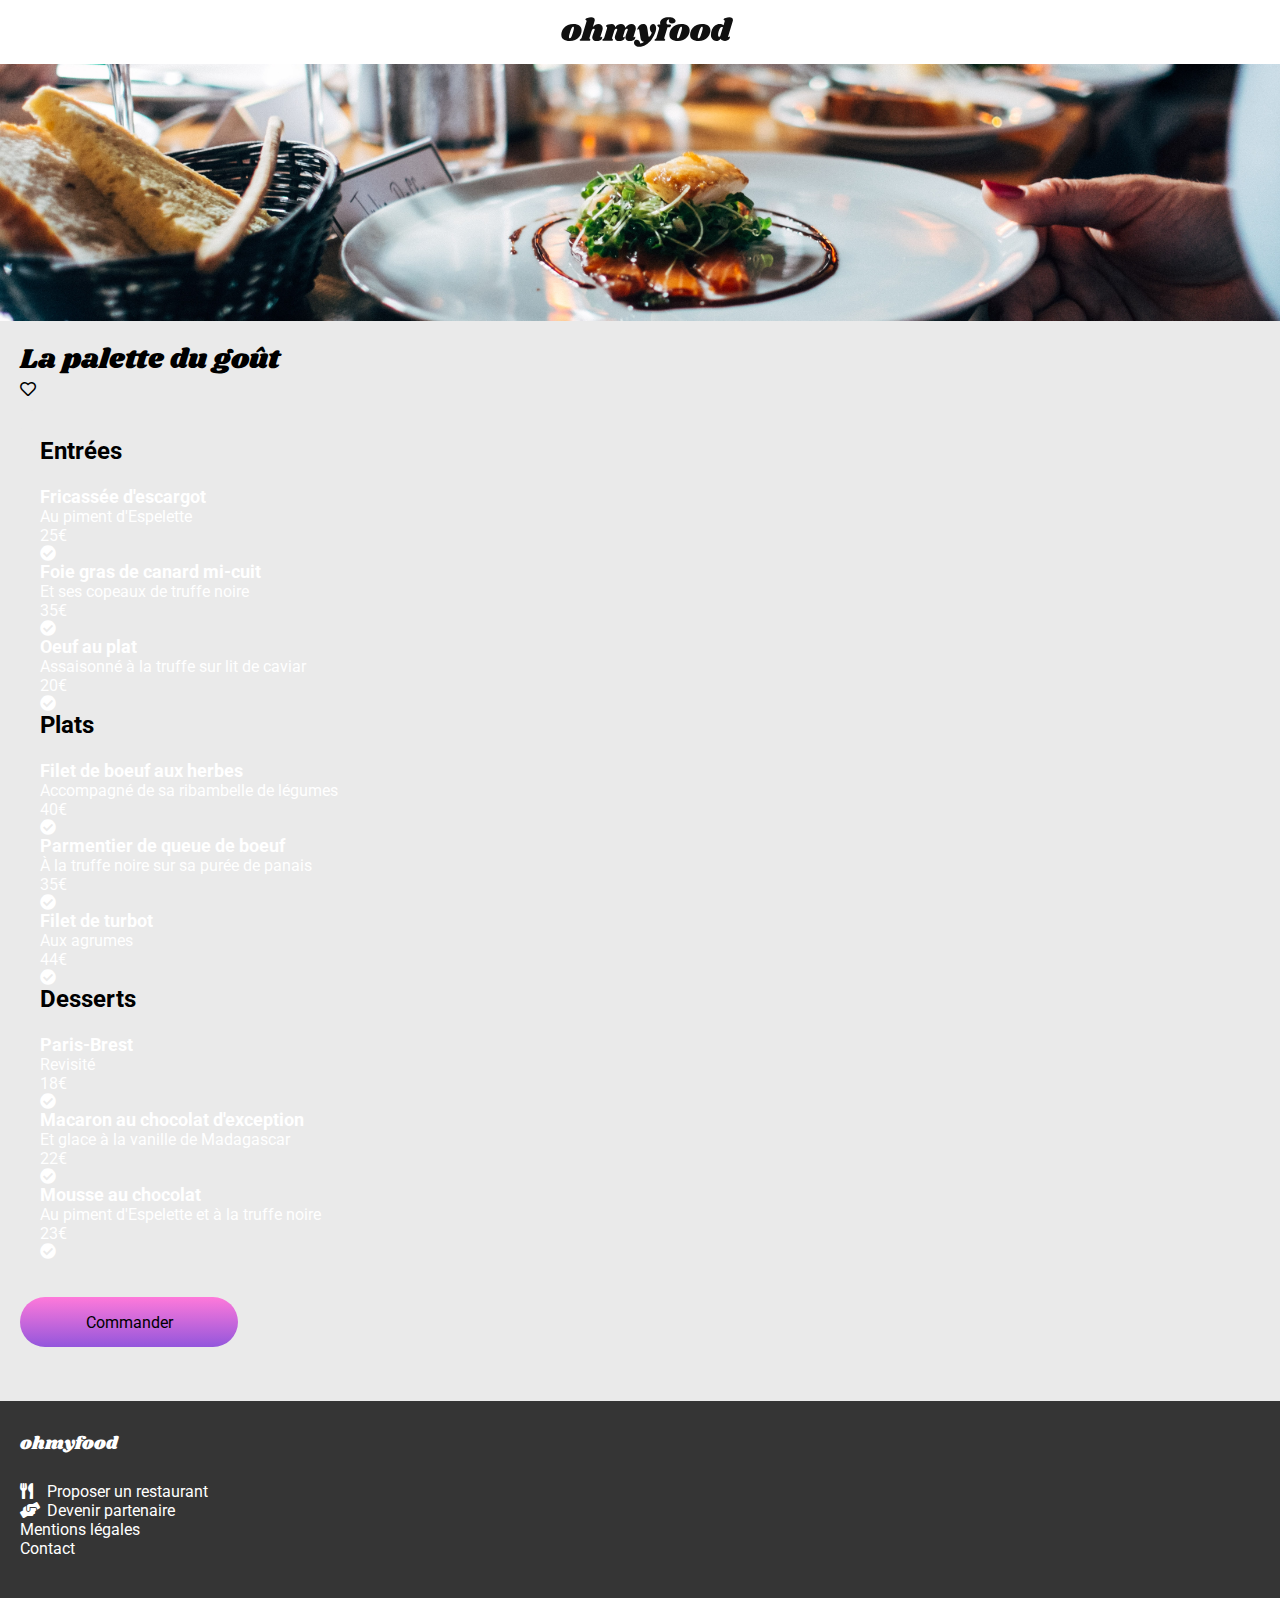
<file: html/restaurant/palette-du-gout.html>
<!DOCTYPE html>
<html lang="fr">
<head>
    <meta charset="UTF-8">
    <meta http-equiv="X-UA-Compatible" content="IE=edge">
    <meta name="viewport" content="width=device-width, initial-scale=1.0">
    <link rel="stylesheet" href="/assets/public/css/style.css">
    <title>OhMyFood - Accueil</title>
</head>
<body>
    <header class="header">
        <a href="/index.html"><i class="fas fa-arrow-left"></i></a>
        <img src="../../assets/public/img/ohmyfood_logo.svg" alt="">
    </header>
    <img src="../../assets/public/img/jay-wennington-N_Y88TWmGwA-unsplash.jpg" alt="" class="imgRestaurant">
    <main>
        <div class="restaurant">
            <div class="restaurantTitle">
                <h1>La palette du goût</h1> 
                <i class="far fa-heart"></i>
            </div>
            <div class="menu">
                <div>
                    <h2 class="menuTitle">Entrées</h2>
                    <a class="menuList">
                        <div class="menuList__text">
                                <h3>
                                    Fricassée d'escargot
                                </h3>
                                <p>
                                    Au piment d'Espelette 
                                </p>
                                <p>
                                    25€
                                </p>
                        </div>
                        <i class="fas fa-check-circle menuList__check"></i>
                    </a>
                    <a class="menuList">
                        <div class="menuList__text">
                                <h3>
                                    Foie gras de canard mi-cuit
                                </h3>
                                <p>
                                    Et ses copeaux de truffe noire
                                </p>
                                <p>
                                    35€
                                </p>
                        </div>
                        <i class="fas fa-check-circle menuList__check"></i>
                    </a>
                    <a class="menuList">
                        <div class="menuList__text">
                                <h3>
                                    Oeuf au plat
                                </h3>
                                <p>
                                    Assaisonné à la truffe sur lit de caviar
                                </p>
                                <p>
                                    20€    
                                </p>
                        </div>
                        <i class="fas fa-check-circle menuList__check"></i>
                    </a>
                </div>
                <div>
                    <h2 class="menuTitle">Plats</h2>
                    <a class="menuList">
                        <div class="menuList__text">
                                <h3>
                                    Filet de boeuf aux herbes
                                </h3>
                                <p>
                                    Accompagné de sa ribambelle de légumes
                                </p>
                                <p>
                                    40€
                                </p>
                        </div>
                        <i class="fas fa-check-circle menuList__check"></i>
                    </a>
                    <a class="menuList">
                        <div class="menuList__text">
                                <h3>
                                    Parmentier de queue de boeuf
                                </h3>
                                <p>
                                    À la truffe noire sur sa purée de panais
                                </p>
                                <p>
                                    35€
                                </p>
                        </div>
                        <i class="fas fa-check-circle menuList__check"></i>
                    </a>
                    <a class="menuList">
                        <div class="menuList__text">
                                <h3>
                                    Filet de turbot
                                </h3>
                                <p>
                                    Aux agrumes
                                </p>
                                <p>
                                    44€
                                </p>
                        </div>
                        <i class="fas fa-check-circle menuList__check"></i>
                    </a>
                </div>
                <div>
                    <h2 class="menuTitle">Desserts</h2>
                    <a class="menuList">
                        <div class="menuList__text">
                                <h3>
                                    Paris-Brest
                                </h3>
                                <p>
                                    Revisité
                                </p>
                                <p>
                                    18€
                                </p>
                        </div>
                        <i class="fas fa-check-circle menuList__check"></i>
                    </a>
                    <a class="menuList">
                        <div class="menuList__text">
                                <h3>
                                    Macaron au chocolat d'exception 
                                </h3>
                                <p>
                                    Et glace à la vanille de Madagascar
                                </p>
                                <p>
                                    22€
                                </p>
                        </div>
                        <i class="fas fa-check-circle menuList__check"></i>
                    </a>
                    <a class="menuList">
                        <div class="menuList__text">
                                <h3>
                                    Mousse au chocolat 
                                </h3>
                                <p>
                                    Au piment d'Espelette et à la truffe noire
                                </p>
                                <p>
                                    23€
                                </p>
                        </div>
                        <i class="fas fa-check-circle menuList__check"></i>
                    </a>
                </div>
            </div>
            <div class="btn__order">
                <div class="btn">Commander</div>
            </div>
        </div>
    </main>
    <footer class="footer">
        <div class="footerTitle">
            ohmyfood
        </div>
        <ul class="footer__list">
            <li><a href="#"><i class="fas fa-utensils"></i> Proposer un restaurant</a></li>
            <li><a href="#"><i class="fas fa-hands-helping"></i> Devenir partenaire</a></li>
            <li><a href="#">Mentions légales</a></li>
            <li><a href="mailto:#@google.com">Contact</a></li>
        </ul>
    </footer>
</body>
</html>
</file>
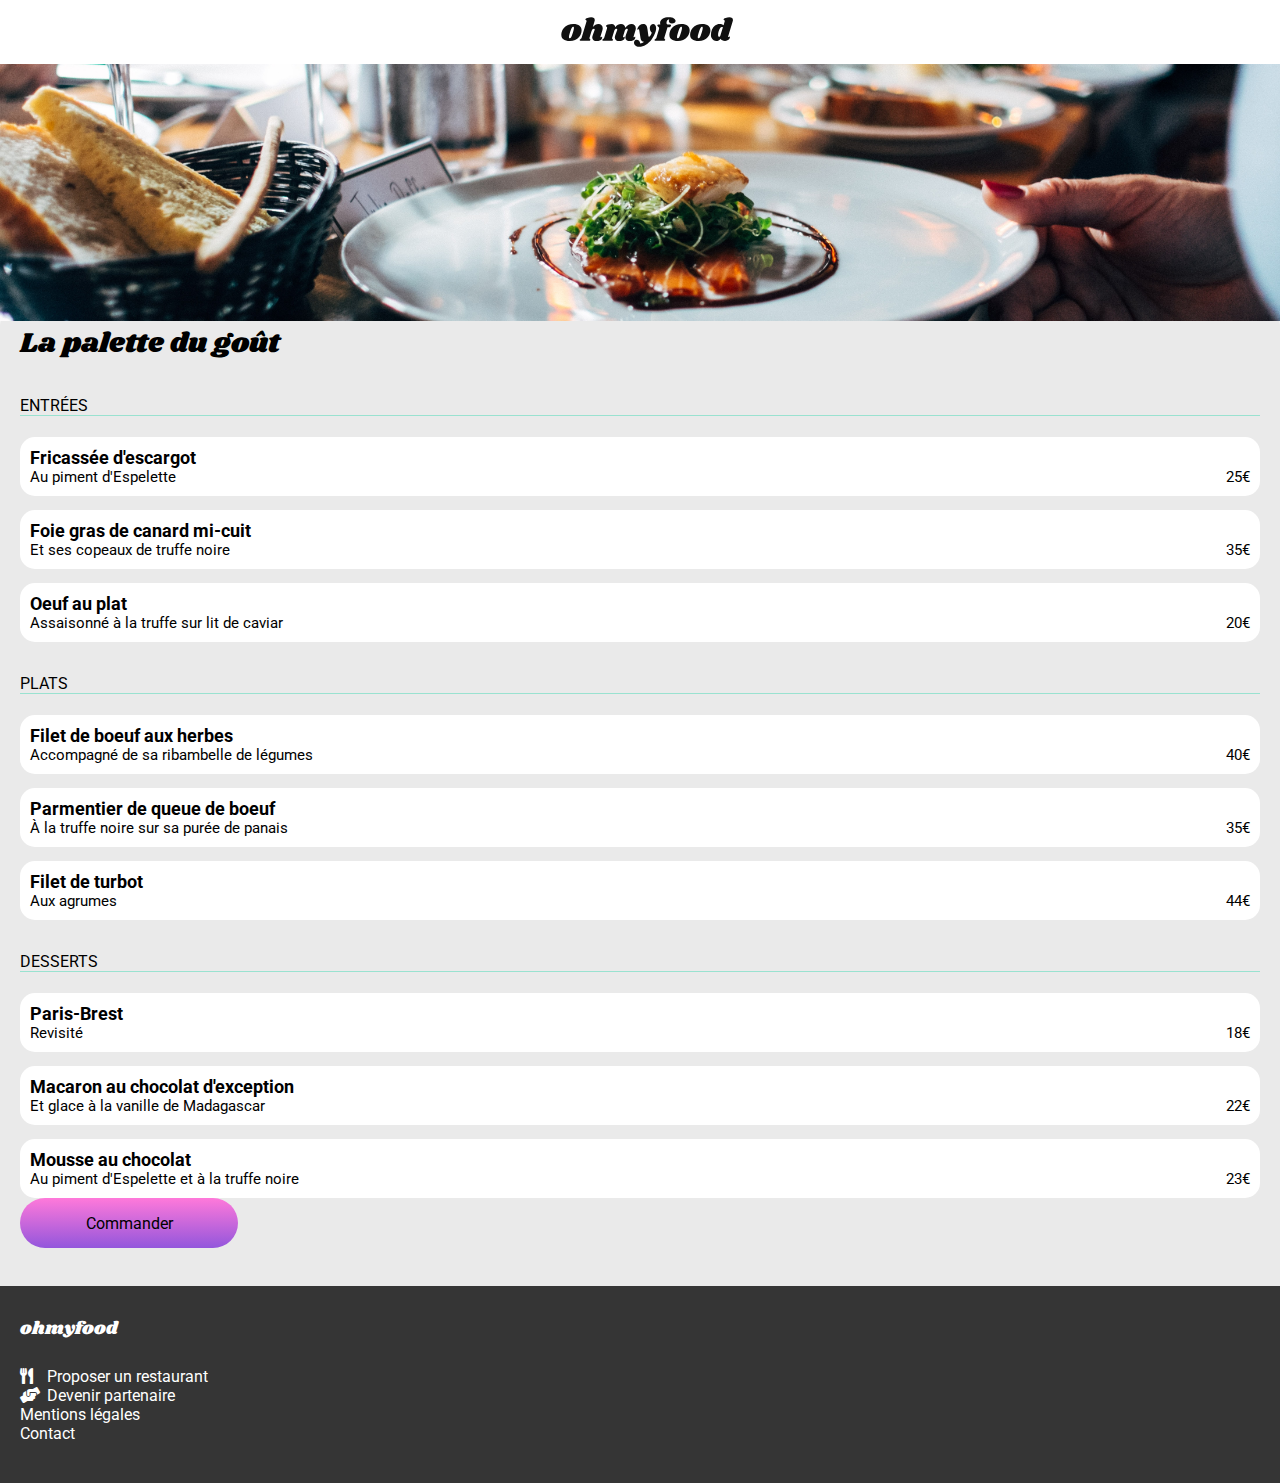
<file: assets/public/html/restaurant/palette-du-gout.html>
<!DOCTYPE html>
<html lang="fr">
<head>
    <meta charset="UTF-8">
    <meta http-equiv="X-UA-Compatible" content="IE=edge">
    <meta name="viewport" content="width=device-width, initial-scale=1.0">
    <link rel="stylesheet" href="../../css/style.css">
    <title>OhMyFood - Accueil</title>
</head>
<body>
    <header class="header">
        <a href="/index.html"><i class="fas fa-arrow-left"></i></a>
        <img src="../../img/ohmyfood_logo.svg" alt="">
    </header>
    <main>
        <img src="../../img/jay-wennington-N_Y88TWmGwA-unsplash.jpg" alt="" class="imgRestaurant">
        <div class="menu">
            <h1>La palette du goût</h1> 
            <div class="menuList">
                <div>
                    <h2 class="h2Menu">Entrées</h2>
                    <div class="menuList__dish">
                        <h3>
                            Fricassée d'escargot
                        </h3>
                        <div class="menuList__dishInfo">
                            <p>
                                Au piment d'Espelette 
                            </p>
                            <p>
                                25€
                            </p>
                        </div>
                    </div>
                    <div class="menuList__dish">
                        <h3>
                            Foie gras de canard mi-cuit
                        </h3>
                        <div class="menuList__dishInfo">
                            <p>
                                Et ses copeaux de truffe noire
                            </p>
                            <p>
                                35€
                            </p>
                        </div>
                    </div>
                    <div class="menuList__dish">
                        <h3>
                            Oeuf au plat
                        </h3>
                        <div class="menuList__dishInfo">
                            <p>
                                Assaisonné à la truffe sur lit de caviar
                            </p>
                            <p>
                                20€    
                            </p>
                      </div>
                    </div>
                </div>
                <div>
                    <h2 class="h2Menu">Plats</h2>
                    <div class="menuList__dish">
                        <h3>
                            Filet de boeuf aux herbes
                        </h3>
                        <div class="menuList__dishInfo">
                            <p>
                                Accompagné de sa ribambelle de légumes
                            </p>
                            <p>
                                40€
                            </p>
                        </div>
                    </div>
                    <div class="menuList__dish">
                        <h3>
                            Parmentier de queue de boeuf
                        </h3>
                        <div class="menuList__dishInfo">
                            <p>
                                À la truffe noire sur sa purée de panais
                            </p>
                            <p>
                                35€
                            </p>
                        </div>
                    </div>
                    <div class="menuList__dish">
                        <h3>
                            Filet de turbot
                        </h3>
                        <div class="menuList__dishInfo">
                            <p>
                                Aux agrumes
                            </p>
                            <p>
                                44€
                            </p>
                        </div>
                    </div>
                </div>
                <div>
                    <h2 class="h2Menu">Desserts</h2>
                    <div>
                        <div class="menuList__dish">
                            <h3>
                                Paris-Brest
                            </h3>
                            <div class="menuList__dishInfo">
                                <p>
                                    Revisité
                                </p>
                                <p>
                                    18€
                                </p>
                            </div>
                        </div>
                        <div class="menuList__dish">
                            <h3>
                                Macaron au chocolat d'exception 
                            </h3>
                            <div class="menuList__dishInfo">
                                <p>
                                    Et glace à la vanille de Madagascar
                                </p>
                                <p>
                                    22€

                                </p>
                            </div>
                        </div>
                        <div class="menuList__dish">
                            <h3>
                                Mousse au chocolat 
                            </h3>
                            <div class="menuList__dishInfo">
                                <p>
                                    Au piment d'Espelette et à la truffe noire
                                </p>
                                <p>
                                    23€
                                </p>
                            </div>
                        </div>
                    </div>
                </div>
            </div>
            <div class="btn">Commander</div>
        </div>
    </main>
    <footer class="footer">
        <div class="footerTitle">
            ohmyfood
        </div>
        <ul class="footer__list">
            <li><a href="#"><i class="fas fa-utensils"></i> Proposer un restaurant</a></li>
            <li><a href="#"><i class="fas fa-hands-helping"></i> Devenir partenaire</a></li>
            <li><a href="#">Mentions légales</a></li>
            <li><a href="mailto:#@google.com">Contact</a></li>
        </ul>
    </footer>
</body>
</html>
</file>
